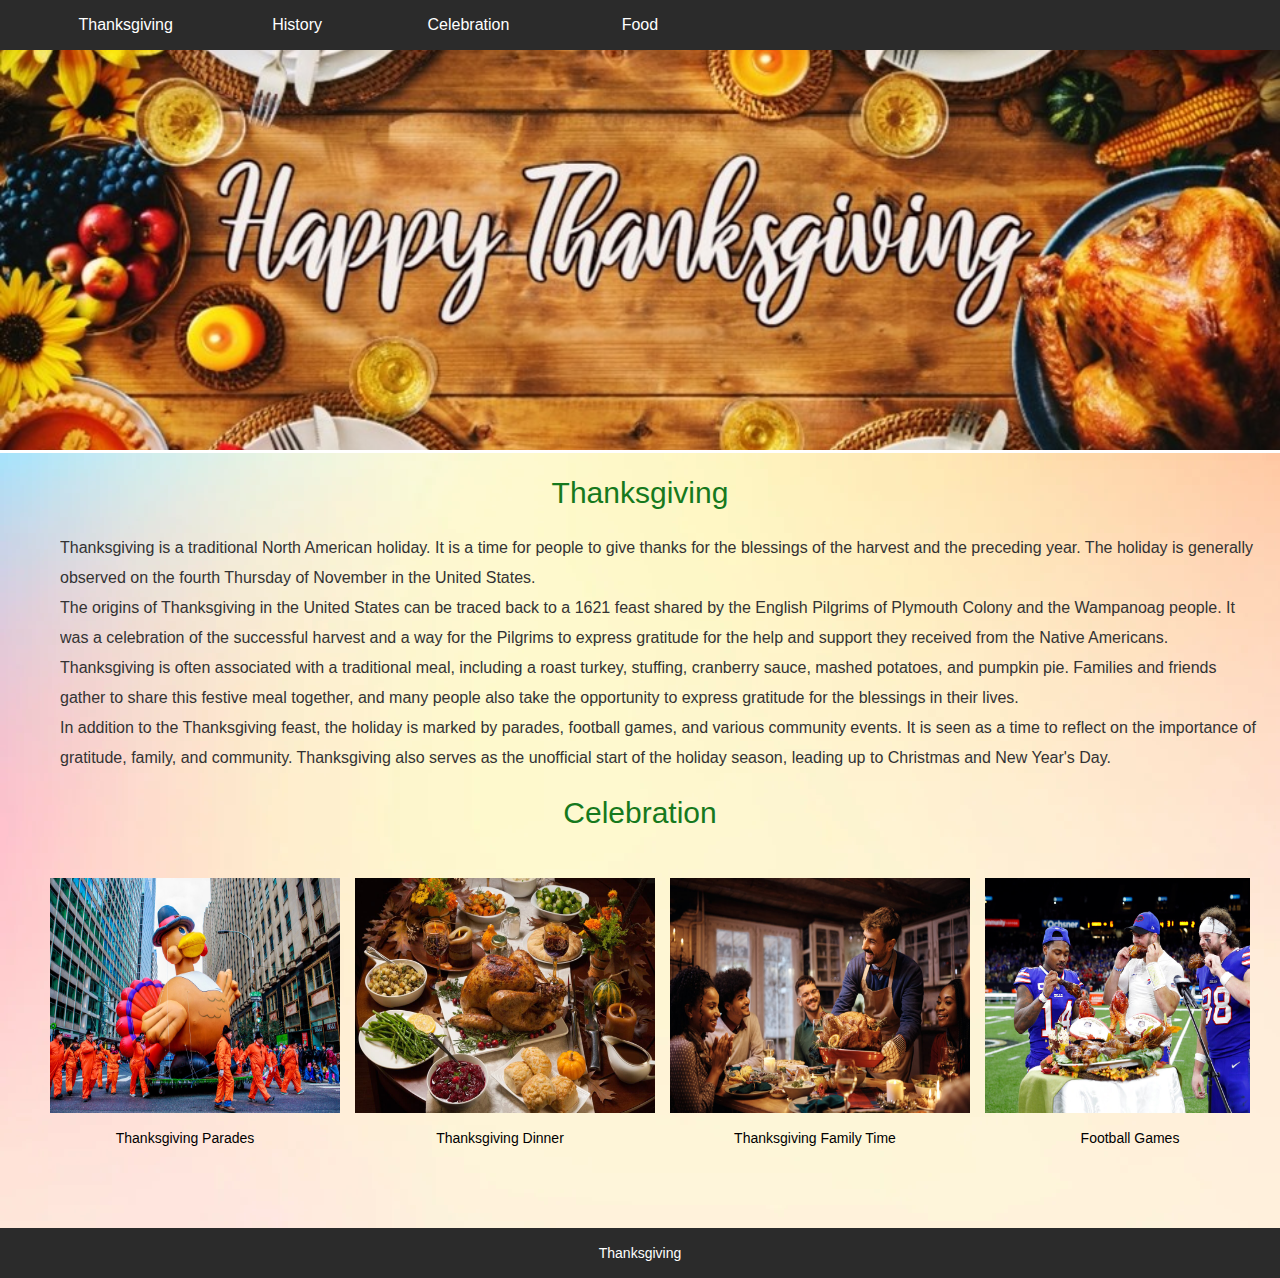
<file: index.html>
<!DOCTYPE html>
<html lang="en">
  <head>
    <meta charset="utf-8">
    <title>Thanksgiving Celebration</title>
    <LINK rel=stylesheet type=text/css href="css/style.css">
</head>
<body>

<div class="nav">
   <div class="nr">
   <ul>
         <a href="index.html"><li>Thanksgiving</li></a>
     <a href="history.html"><li class="on">History</li></a>
     <a href="celebration.html"><li>Celebration</li></a>
     <a href="food.html"><li>Food</li></a>
   </ul>
 </div>
</div>

<div class="banenr"><img src="images/5333-thanksgiving.jpeg"></div>

<div class="bj">
<div class="nr">
   <div class="bt">
   </div>
   <div class="xbt">Thanksgiving</div>
   <div class="jj">Thanksgiving is a traditional North American holiday. It is a time for people to give thanks for the blessings of the harvest and the preceding year. The holiday is generally observed on the fourth Thursday of November in the United States.
   <br>The origins of Thanksgiving in the United States can be traced back to a 1621 feast shared by the English Pilgrims of Plymouth Colony and the Wampanoag people. It was a celebration of the successful harvest and a way for the Pilgrims to express gratitude for the help and support they received from the Native Americans. Thanksgiving is often associated with a traditional meal, including a roast turkey, stuffing, cranberry sauce, mashed potatoes, and pumpkin pie. Families and friends gather to share this festive meal together, and many people also take the opportunity to express gratitude for the blessings in their lives.
   <br>In addition to the Thanksgiving feast, the holiday is marked by parades, football games, and various community events. It is seen as a time to reflect on the importance of gratitude, family, and community. Thanksgiving also serves as the unofficial start of the holiday season, leading up to Christmas and New Year's Day.
   </div>

   <div class="bt">

   </div>
   <div class="xbt">Celebration</div>
   <div id=demo style="overflow:hidden;width:100%;color:#ffffff; margin-left:10px; padding-top:20px; padding-bottom:40px;">
        <table border=0 align=left cellpadding=0 cellspacing="0" cellspace=0>
          <tr>
            <td valign=top id=demo1>
                <table width=100% padding-left:10px; cellspacing="5" cellpadding="0">
                        <tr>
                            <td style="text-align:center; line-height:30px; font-size:14px;">
                            	<img src="images/Thanksgiving1.jpeg"width="300" height="235" style="padding-left:10px;">Thanksgiving Parades
                            </td>
                            <td style="text-align:center; line-height:30px;font-size:14px;">
                            	<img src="images/Thanksgiving dinner.jpeg" width="300" height="235" style="padding-left:10px;">Thanksgiving Dinner
                            </td>
                            <td style="text-align:center; line-height:30px;font-size:14px;">
                            	<img src="images/family together.jpeg" width="300" height="235" style="padding-left:10px;">Thanksgiving Family Time
                            </td>
                            <td style="text-align:center; line-height:30px;font-size:14px;">
                            	<img src="images/Football Games.jpeg" width="300" height="235" style="padding-left:10px;">Football Games
                            </td>
                            <td style="text-align:center; line-height:30px;font-size:14px;">
                            	<img src="images/Thanksgiving Crafts.png" width="300" height="235" style="padding-left:10px;">Thanksgiving Crafts </td>
                        </tr>
              </table>
            </td>
            <td id=demo2 valign=top></td>
          </tr>
        </table>
  </div>
  <script>
        var speed=30
        demo2.innerHTML=demo1.innerHTML
        function Marquee(){
        if(demo2.offsetWidth-demo.scrollLeft<=0)
            demo.scrollLeft-=demo1.offsetWidth
        else{
            demo.scrollLeft++
            }
        }
        var MyMar=setInterval(Marquee,speed)
        demo.onmouseover=function() {clearInterval(MyMar)}
        demo.onmouseout=function() {MyMar=setInterval(Marquee,speed)}
    </script>
  </div>
</div>

<div class="foot">Thanksgiving
</div>
</body>
</html>
</file>
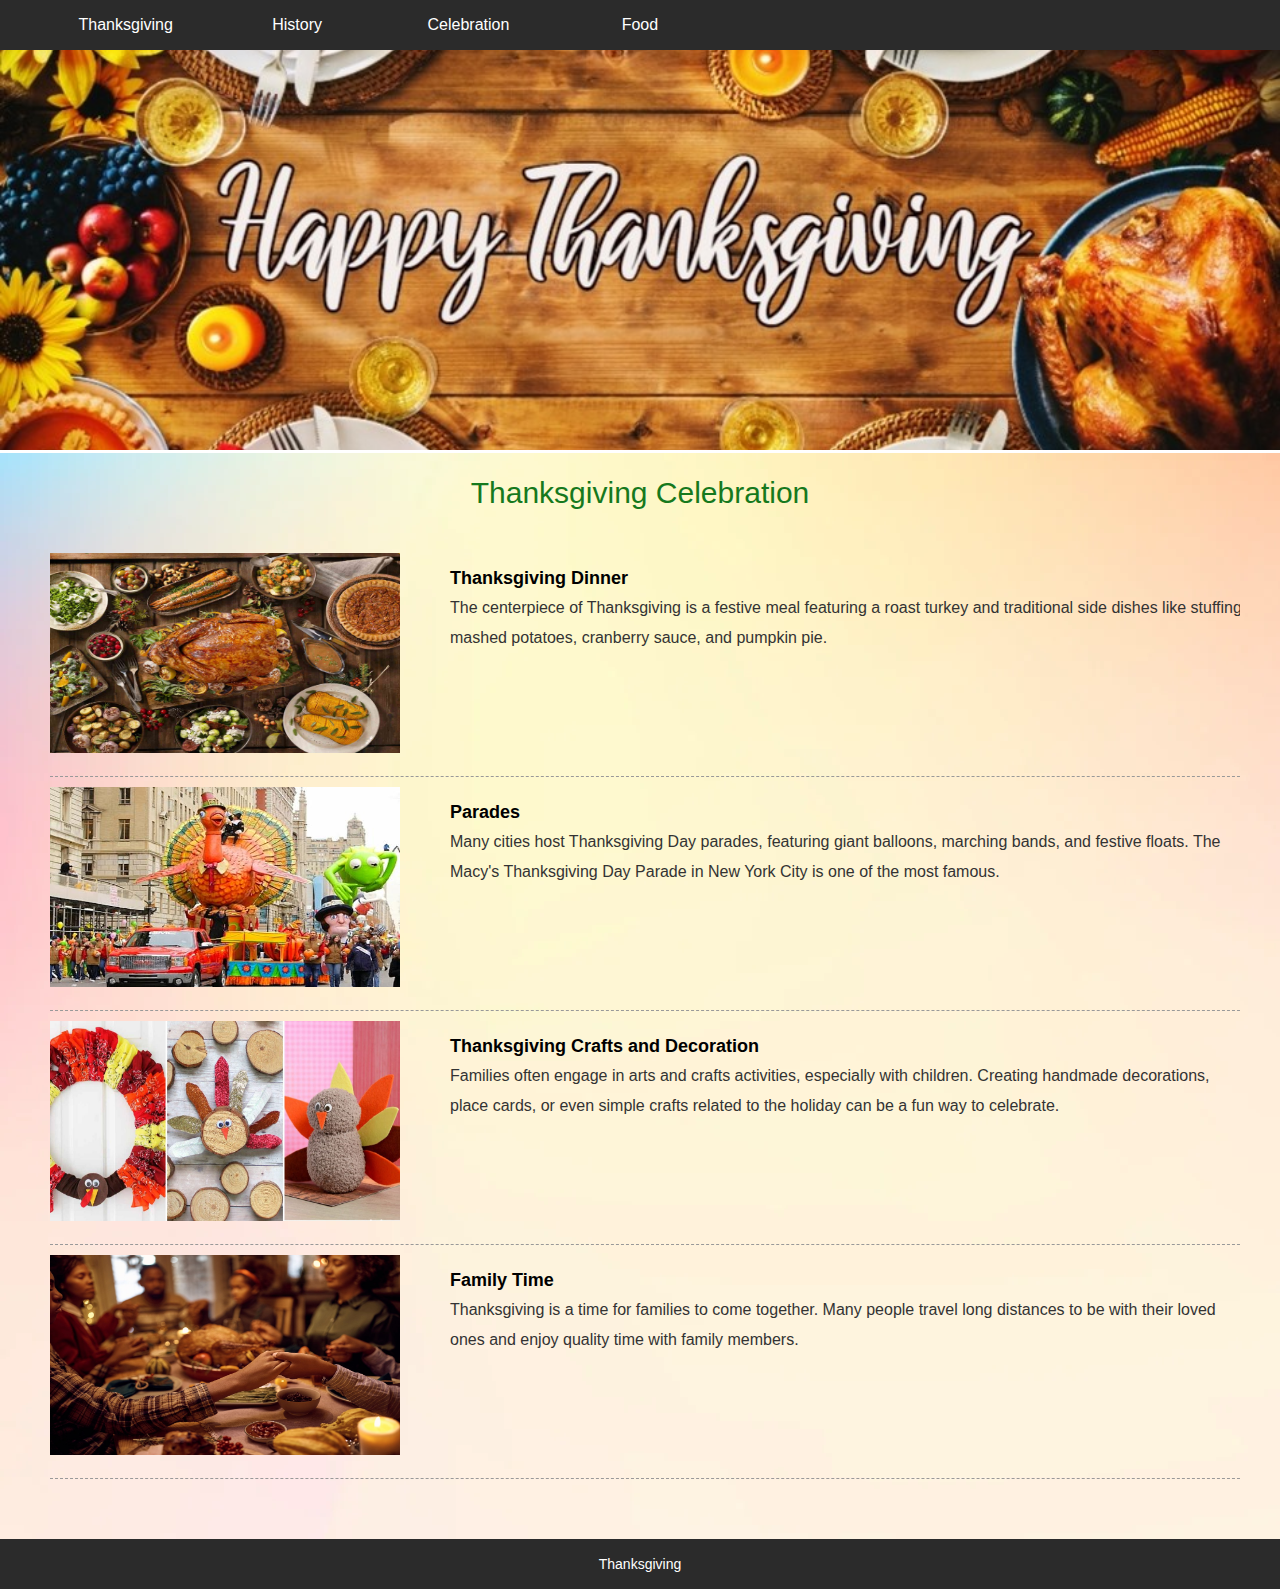
<file: celebration.html>
<!DOCTYPE html>
<html lang="en">
  <head>
   <title>Thanksgiving Celebration</title>
   <LINK rel=stylesheet type=text/css href="css/style.css">
  </head>

<body>

   <div class="nav">
      <div class="nr">
      <ul>
            <a href="index.html"><li>Thanksgiving</li></a>
        <a href="history.html"><li>History</li></a>
        <a href="celebration.html"><li class="on">Celebration</li></a>
        <a href="food.html"><li>Food</li></a>
      </ul>
    </div>
</div>

   <div class="banenr"><img src="images/5333-thanksgiving.jpeg"></div>

   <div class="bj">

      <div class="nr">

         <div class="xbt">Thanksgiving Celebration</div>
         <div class="jd">
            <ul>
               <li>
                  <div class="t"><img src="images/celebration 1.jpeg" /></div>
                  <div class="wz">
                     <h1>Thanksgiving Dinner</h1>
                     The centerpiece of Thanksgiving is a festive meal featuring a roast turkey and traditional side dishes like stuffing, mashed potatoes, cranberry sauce, and pumpkin pie.
                  </div>
               </li>

               <li>
                  <div class="t"><img src="images/Parade1.jpeg" /></div>
                  <div class="wz">
                     <h1>Parades</h1>
                     Many cities host Thanksgiving Day parades, featuring giant balloons, marching bands, and festive floats. The Macy's Thanksgiving Day Parade in New York City is one of the most famous.
                  </div>
               </li>

               <li>
                  <div class="t"><img src="images/Thanksgiving Crafts 2.jpeg" /></div>
                  <div class="wz">
                     <h1>Thanksgiving Crafts and Decoration</h1>
                     Families often engage in arts and crafts activities, especially with children. Creating handmade decorations, place cards, or even simple crafts related to the holiday can be a fun way to celebrate.
                  </div>
               </li>

               <li>
                  <div class="t"><img src="images/family time2.jpeg" /></div>
                  <div class="wz">
                     <h1>Family Time</h1>
                     Thanksgiving is a time for families to come together. Many people travel long distances to be with their loved ones and enjoy quality time with family members.
                  </div>
               </li>
            </ul>
         </div>
      </div>


   </div>

   <div class="foot">Thanksgiving
   </div>
</body>

</html>
</file>
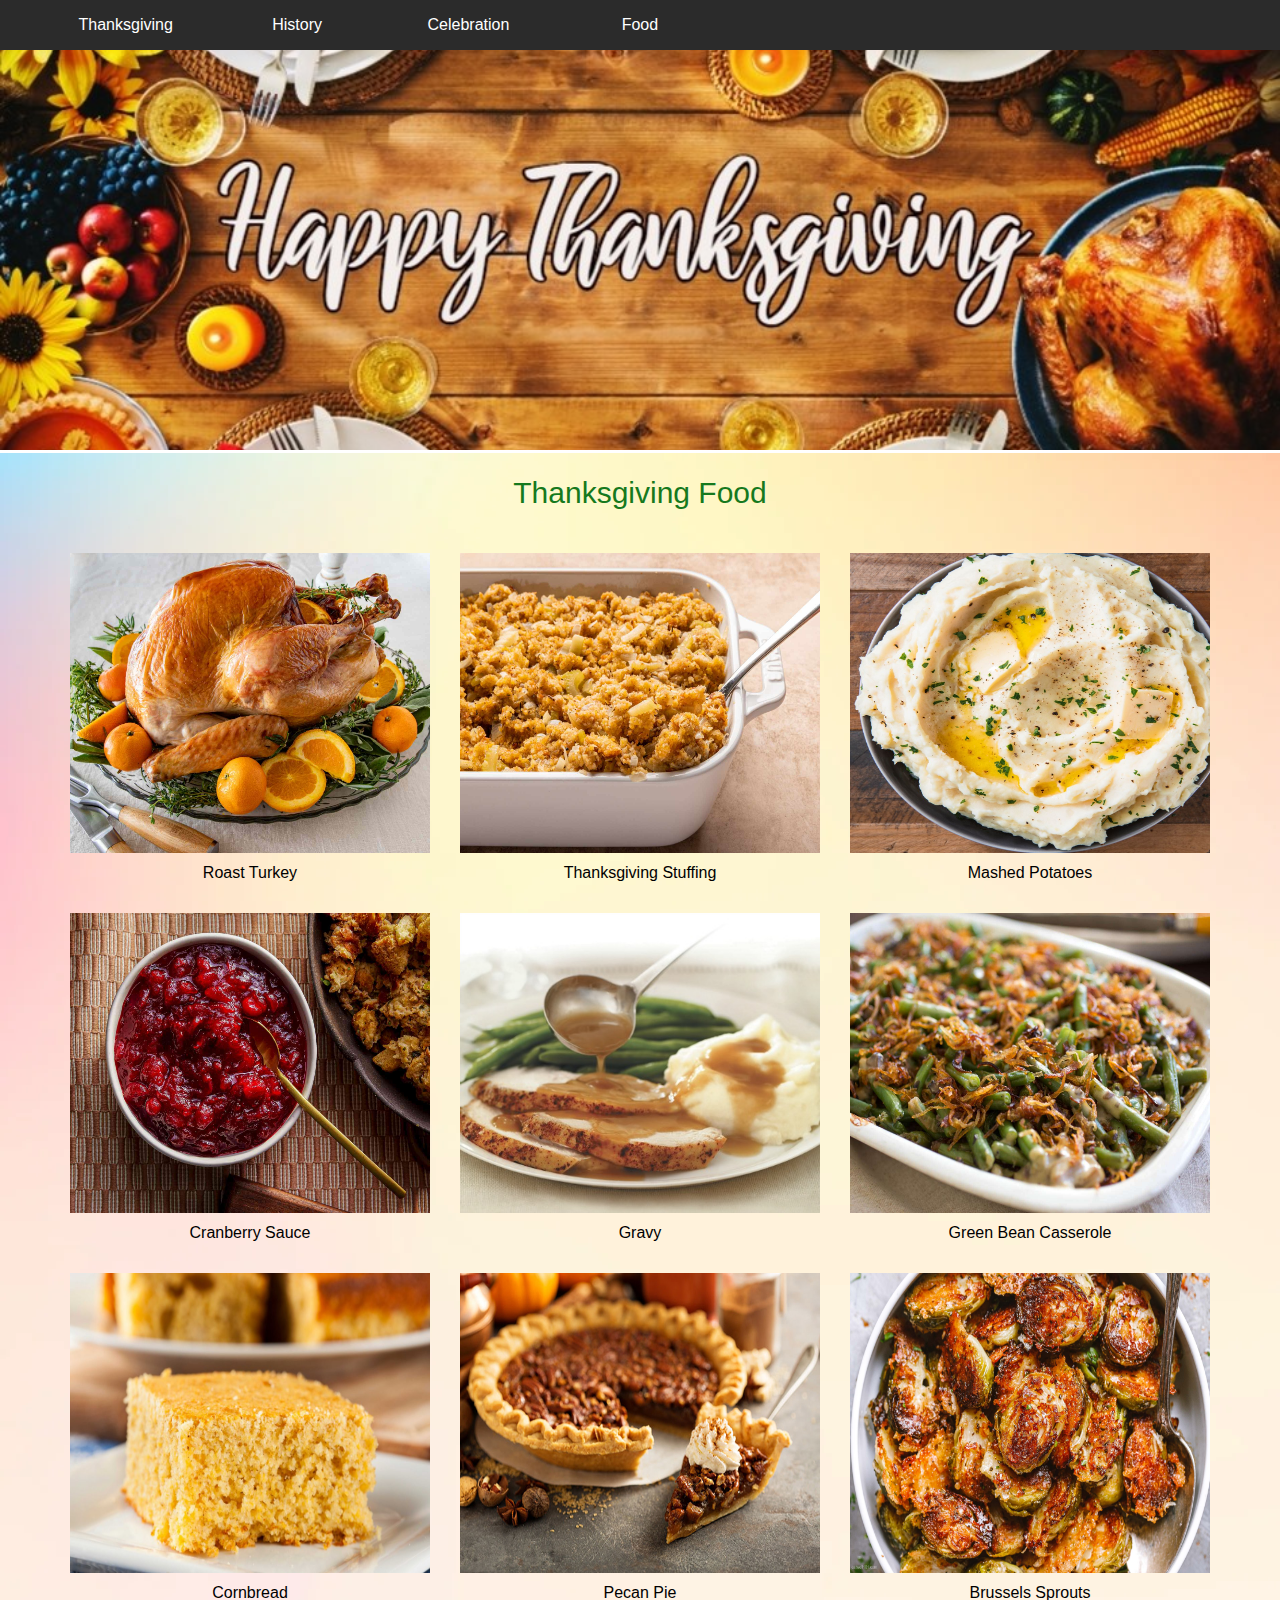
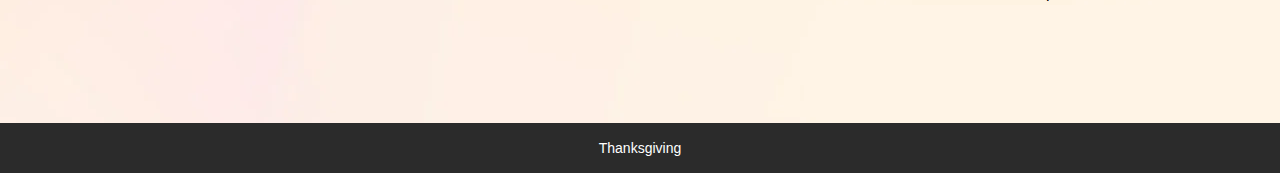
<file: food.html>
<!DOCTYPE html>
<html lang="en">
  <head>
  <title>Thanksgiving Food</title>
  <LINK rel=stylesheet type=text/css href="css/style.css">
  </head>

<body>

  <div class="nav">
    <div class="nr">
    <ul>
          <a href="index.html"><li>Thanksgiving</li></a>
      <a href="history.html"><li>History</li></a>
      <a href="celebration.html"><li>Celebration</li></a>
      <a href="food.html"><li class="on">Food</li></a>
    </ul>
  </div>
 </div>

  <div class="banenr"><img src="images/5333-thanksgiving.jpeg"></div>

  <div class="bj">

    <div class="nr">
      <div class="xbt">Thanksgiving Food</div>
      <div class="cs">
        <ul>
          <li>
            <div class="tu"><img src="images/turkey 1.jpeg"></div>Roast Turkey
          </li>
          <li>
            <div class="tu"><img src="images/food 2.jpeg"></div>Thanksgiving Stuffing
          </li>
          <li>
            <div class="tu"><img src="images/food3.jpeg"></div>Mashed Potatoes
          </li>
          <li>
            <div class="tu"><img src="images/Cranberry Sauce.jpeg"></div>Cranberry Sauce
          </li>
          <li>
            <div class="tu"><img src="images/Gravy.jpeg"></div>Gravy
          </li>
          <li>
            <div class="tu"><img src="images/Green Bean Casserole.jpg"></div>Green Bean Casserole
          </li>
          <li>
            <div class="tu"><img src="images/Cornbread.jpeg"></div>Cornbread
          </li>
            <li>
            <div class="tu"><img src="images/Pecan Pie.jpeg"></div>Pecan Pie
          </li>
            <li>
              <div class="tu"><img src="images/Brussels Sprouts.jpeg"></div>Brussels Sprouts
            </li>
        </ul>
      </div>
    </div>
  </div>

  <div class="foot">Thanksgiving</div>
</body>

</html>
</file>
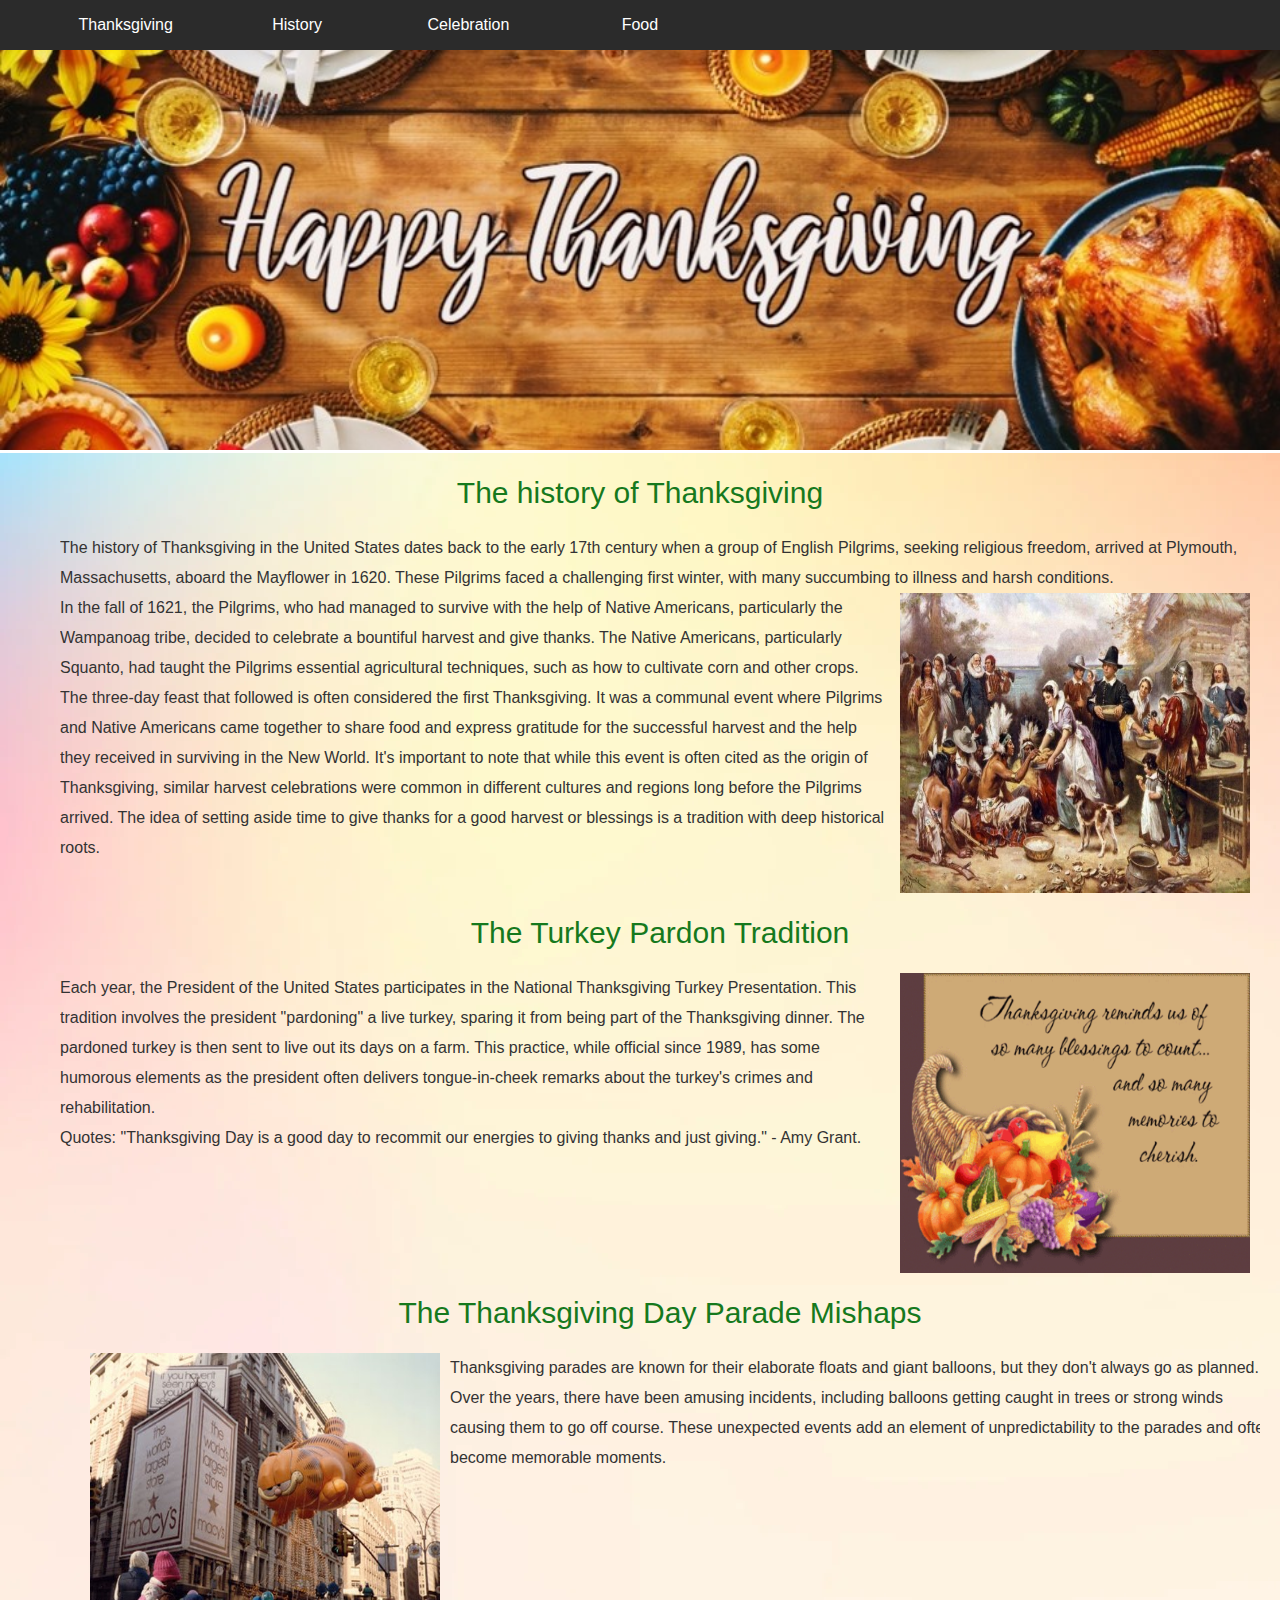
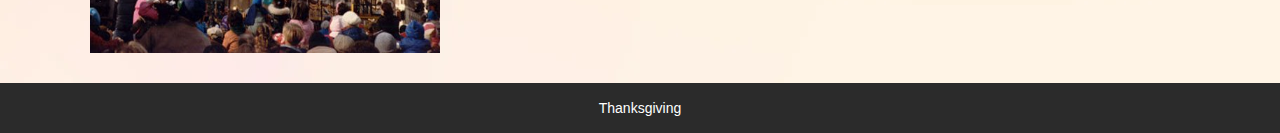
<file: history.html>
<!DOCTYPE html>
<html lang="en">
  <head>
   <title>Thanksgiving History</title>
   <LINK rel=stylesheet type=text/css href="css/style.css">
  </head>

<body>

   <div class="nav">
      <div class="nr">
      <ul>
            <a href="index.html"><li>Thanksgiving</li></a>
        <a href="history.html"><li class="on">History</li></a>
        <a href="celebration.html"><li>Celebration</li></a>
        <a href="food.html"><li>Food</li></a>
      </ul>
    </div>
</div>

   <div class="banenr"><img src="images/5333-thanksgiving.jpeg"></div>

   <div class="bj">

      <div class="nr">
         <div class="bt"></div>
         <div class="xbt">The history of Thanksgiving</div>
         <div class="jj">
            The history of Thanksgiving in the United States dates back to the early 17th century when a group of English Pilgrims, seeking religious freedom, arrived at Plymouth, Massachusetts, aboard the Mayflower in 1620. These Pilgrims faced a challenging first winter, with many succumbing to illness and harsh conditions.
            <img src="images/history 1.jpeg" width="350" height="300" align="right"
               style="padding-right:10px; padding-left:10px;">
            <br>In the fall of 1621, the Pilgrims, who had managed to survive with the help of Native Americans, particularly the Wampanoag tribe, decided to celebrate a bountiful harvest and give thanks. The Native Americans, particularly Squanto, had taught the Pilgrims essential agricultural techniques, such as how to cultivate corn and other crops.
            <br>The three-day feast that followed is often considered the first Thanksgiving. It was a communal event where Pilgrims and Native Americans came together to share food and express gratitude for the successful harvest and the help they received in surviving in the New World. It's important to note that while this event is often cited as the origin of Thanksgiving, similar harvest celebrations were common in different cultures and regions long before the Pilgrims arrived. The idea of setting aside time to give thanks for a good harvest or blessings is a tradition with deep historical roots.

            <div class="xbt">The Turkey Pardon Tradition</div>
            <img src="images/history quotes3.gif"
                  width="350" height="300" align="right" style="padding-right:10px; padding-left:10px;">
                  Each year, the President of the United States participates in the National Thanksgiving Turkey Presentation. This tradition involves the president "pardoning" a live turkey, sparing it from being part of the Thanksgiving dinner. The pardoned turkey is then sent to live out its days on a farm. This practice, while official since 1989, has some humorous elements as the president often delivers tongue-in-cheek remarks about the turkey's crimes and rehabilitation.
                  <br>Quotes: "Thanksgiving Day is a good day to recommit our energies to giving thanks and just giving." - Amy Grant.

               <div class="xbt">The Thanksgiving Day Parade Mishaps</div>
               <div class="jj"><img src="images/Parade Mishaps.jpeg" width="350"
                     height="300" align="left" style="padding-right:10px; padding-left:10px;">
                     Thanksgiving parades are known for their elaborate floats and giant balloons, but they don't always go as planned. Over the years, there have been amusing incidents, including balloons getting caught in trees or strong winds causing them to go off course. These unexpected events add an element of unpredictability to the parades and often become memorable moments.
               </div>

            </div>
         </div>
      </div>
   </div>

   <div class="foot">Thanksgiving
   </div>
</body>

</html>
</file>
<file: css/style.css>
* {
	margin: 0;
	padding: 0;
}

body,
p,
h1,
h2,
h3,
h4,
h5,
table,
ul,
li,
input {
	margin: 0;
	padding: 0;
	color: #000;
	font-family: Arial, Helvetica, sans-serif;
}

body,
p {
	font-size: 12px;
	border: none;
}

a {
	font-size: 12px;
	color: #000;
	text-decoration: none;
	border: none;
	padding: 0;
	margin: 0;
}

a:hover {
	color: #00923f;
}

img {
	border: 0;
	margin: 0;
	padding: 0;
}

ul,
li {
	list-style: none;
	border: 0;
	margin: 0;
	padding: 0;
}

dl,
dt,
dd {
	margin: 0;
	padding: 0;
	-webkit-margin-start: 0;
}

h1,
h2,
h3,
h4,
h5 {
	font-weight: normal;
	font-size: 12px;
	display: block;
}

strong,
b {
	font-weight: normal;
}

em,
i,
b {
	font-style: normal;
}

.nav {
	width: 100%;
	overflow: hidden;
	background: #2b2b2b;
	height: 50px;
}

.nav li {
	width: 171.4px;
	text-align: center;
	font-size: 16px;
	color: #FFFFFF;
	line-height: 50px;
	float: left;
}

.nav a:hover li {
	background: #3aa034;
}

.banenr {
	width: 100%;
	overflow: hidden;
}
.banenr img{
	width: 100%;
height: 400px;
object-fit: cover;
}

.bj {
	width: 100%;
	overflow: hidden;
	background: url(../images/background.jpg);
}

.nr {
	width: 1200px;
	margin: 0 auto;
	padding-bottom: 30px;
}

.bt {
	font-size: 16px;
	line-height: 30px;
}

.bt img {
	width: 80px;
}

.xbt {
	font-size: 30px;
	font-family: Arial, Helvetica, sans-serif;
	color: rgb(22, 121, 29);
	text-align: center;
	line-height: 80px;
	width: 100%;
	overflow: hidden;
}

.jj {
	width: 100%;
	overflow: hidden;
	margin-left: 20px;
	font-size: 16px;
	color: #333333;
	line-height: 30px;
	text-align: left;
}


.foot {
	width: 100%;
	overflow: hidden;
	height: 50px;
	line-height: 50px;
	text-align: center;
	color: #FFFFFF;
	font-size: 14px;
	background: #2b2b2b;
}

.jd {
	width: 100%;
	margin-top: 10px;
	margin-bottom: 30px;
	overflow: hidden;
}

.jd li {
	width: 100%;
	margin-left: 10px;
	border-bottom: 1px dashed #999999;
	margin-top: 10px;
	overflow: hidden;
	padding-bottom: 20px;
}

.t {
	width: 350px;
	float: left;
}

.t img {
	width: 350px;
	height: 200px;
}

.wz {
	width: 800px;
	float: right;
	font-size: 16px;
	color: #333333;
	line-height: 30px;
	padding-top: 10px;
}

.wz h1 {
	font-size: 18px;
	color: #000000;
	font-weight: bold;
}

.cs {
	width: 100%;
	overflow: hidden;
	padding-bottom: 80px;
}

.cs li {
	width: 360px;
	float: left;
	text-align: center;
	font-size: 16px;
	color: #000000;
	line-height: 40px;
	margin-left: 30px;
	height: 340px;
	margin-top: 20px;
}

.cs li img {
	width: 360px;
	height: 300px;
	cursor: pointer;
	transition: all 0.6s;
}
.banner img{
width: 100%;
}
.cs a:hover li {
	box-shadow: 1px 1px 5px 5px #cccccc;
	color: #FF0000;
}

.cs .tu {
	width: 100%;
	height: 300px;
	overflow: hidden;
}

.cs li:hover img {
	transform: scale(1.2);
}
</file>
